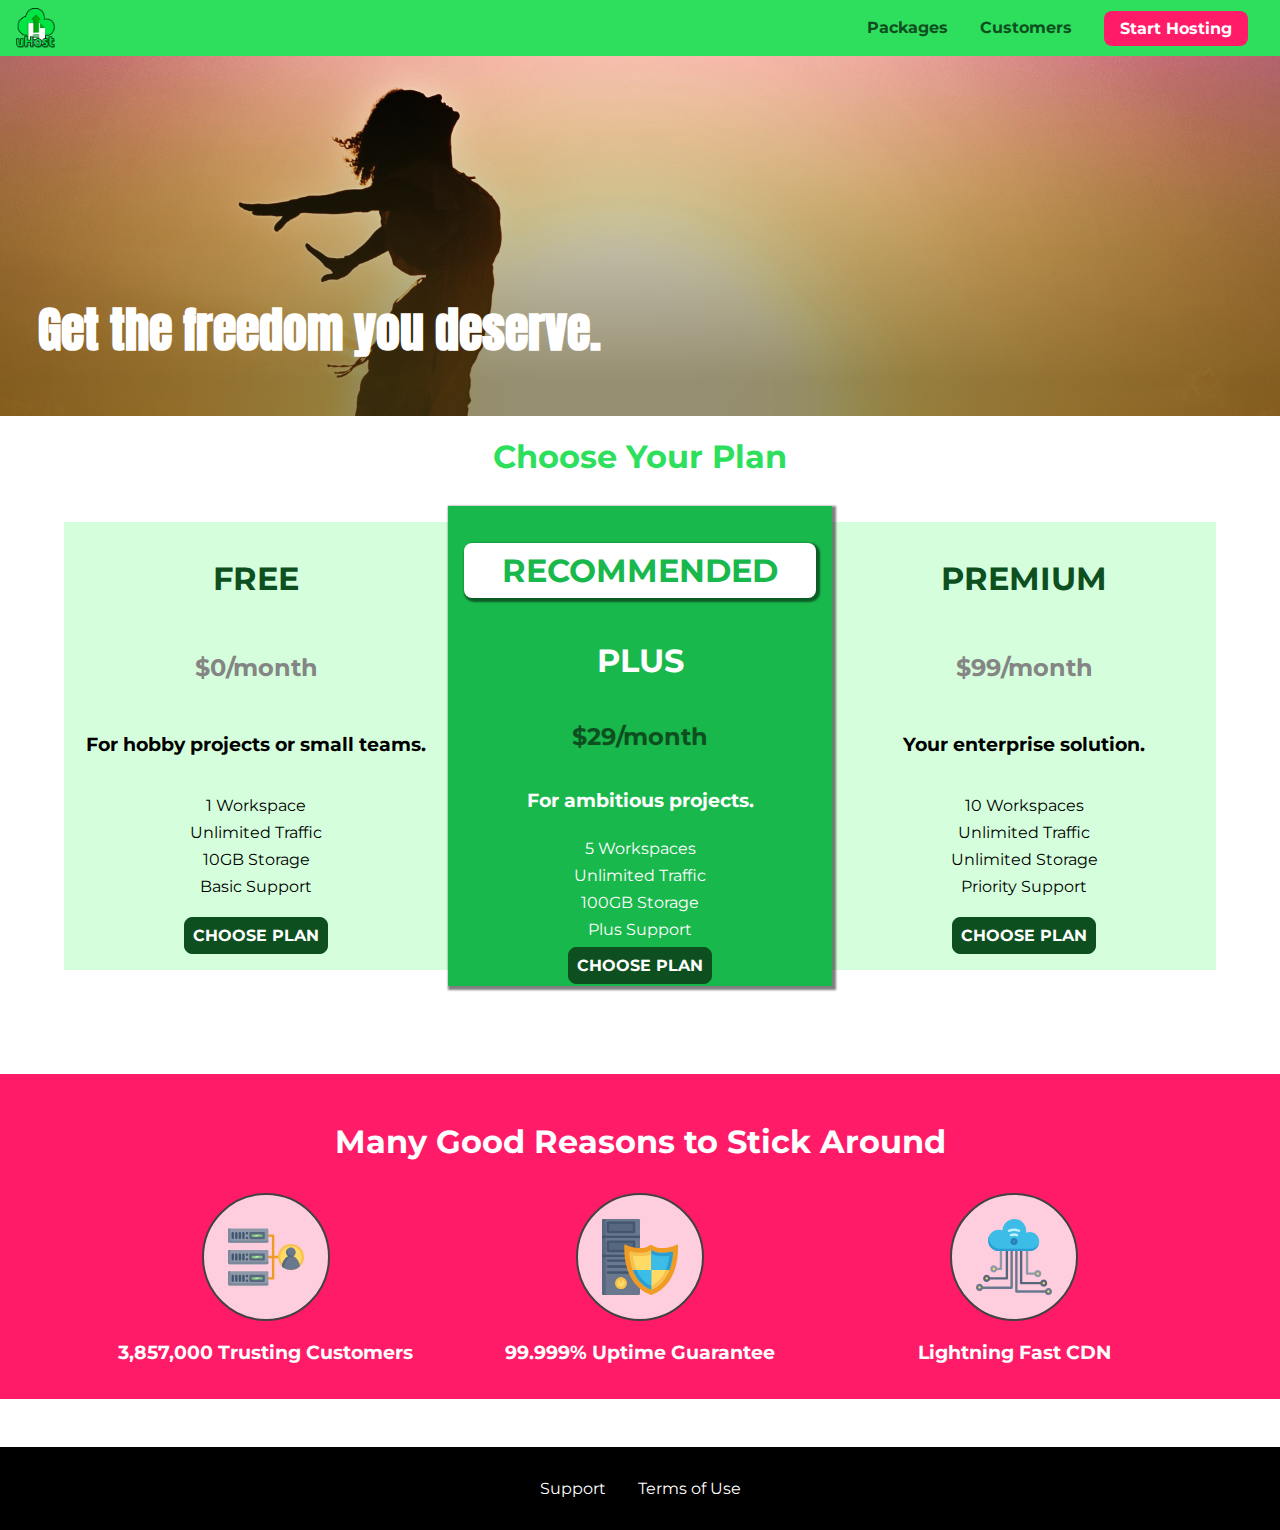
<file: index.html>
<!DOCTYPE html>
<html lang="en">

<head>
    <meta charset="UTF-8">
    <meta http-equiv="X-UA-Compatible" content="ie=edge">
    <meta name="viewport" content="width=device-width, initial-scale=1.0">
    <title>uHost</title>
    <link rel="shortcut icon" href="favicon.png">
    <link rel="stylesheet" href="shared.css">
    <link rel="stylesheet" href="main.css">
</head>

<body>
    <div class="backdrop"></div>
    <div class="modal">
        <h1 class="modal__title">Do you want to continue?</h1>
        <div class="modal__actions">
            <a href="start-hosting/index.html" class="modal__action">Yes!</a>
            <button class="modal__action modal__action--negative" type="button">No!</button>
        </div>
    </div>
    <header class="main-header">
        <div>
            <button class="toggle-button">
                <span class="toggle-button__bar"></span>
                <span class="toggle-button__bar"></span>
                <span class="toggle-button__bar"></span>
            </button>
            <a href="index.html" class="main-header__brand">
                <img src="images/uhost-icon.png" alt="uHost - Your favorite hosting company">
            </a>
        </div>
        <nav class="main-nav">
            <ul class="main-nav__items">
                <li class="main-nav__item">
                    <a href="packages/index.html">Packages</a>
                </li>
                <li class="main-nav__item">
                    <a href="customers/index.html">Customers</a>
                </li>
                <li class="main-nav__item main-nav__item--cta">
                    <a href="start-hosting/index.html">Start Hosting</a>
                </li>
            </ul>
        </nav>
    </header>
    <nav class="mobile-nav">
        <ul class="mobile-nav__items">
            <li class="mobile-nav__item">
                <a href="packages/index.html">Packages</a>
            </li>
            <li class="mobile-nav__item">
                <a href="customers/index.html">Customers</a>
            </li>
            <li class="mobile-nav__item mobile-nav__item--cta">
                <a href="start-hosting/index.html">Start Hosting</a>
            </li>
        </ul>
    </nav>
    <main>
        <section id="product-overview">
            <h1>Get the freedom you deserve.</h1>
        </section>
        <section id="plans">
            <h1 class="section-title">Choose Your Plan</h1>
            <div class="plan__list">
                <article class="plan">
                    <h1 class="plan__title">FREE</h1>
                    <h2 class="plan__price">$0/month</h2>
                    <h3>For hobby projects or small teams.</h3>
                    <ul class="plan__features">
                        <li class="plan__feature">1 Workspace</li>
                        <li class="plan__feature">Unlimited Traffic</li>
                        <li class="plan__feature">10GB Storage</li>
                        <li class="plan__feature">Basic Support</li>
                    </ul>
                    <div>
                        <button class="button">CHOOSE PLAN</button>
                    </div>
                </article>
                <article class="plan plan--highlighted">
                    <h1 class="plan__annotation">RECOMMENDED</h1>
                    <h1 class="plan__title">PLUS</h1>
                    <h2 class="plan__price">$29/month</h2>
                    <h3>For ambitious projects.</h3>
                    <ul class="plan__features">
                        <li class="plan__feature">5 Workspaces</li>
                        <li class="plan__feature">Unlimited Traffic</li>
                        <li class="plan__feature">100GB Storage</li>
                        <li class="plan__feature">Plus Support</li>
                    </ul>
                    <div>
                        <button class="button">CHOOSE PLAN</button>
                    </div>
                </article>
                <article class="plan">
                    <h1 class="plan__title">PREMIUM</h1>
                    <h2 class="plan__price">$99/month</h2>
                    <h3>Your enterprise solution.</h3>
                    <ul class="plan__features">
                        <li class="plan__feature">10 Workspaces</li>
                        <li class="plan__feature">Unlimited Traffic</li>
                        <li class="plan__feature">Unlimited Storage</li>
                        <li class="plan__feature">Priority Support</li>
                    </ul>
                    <div>
                        <button class="button">CHOOSE PLAN</button>
                    </div>
                </article>
            </div>
        </section>
        <section id="key-features">
            <h1 class="section-title">Many Good Reasons to Stick Around</h1>
            <ul class="key-feature__list">
                <li class="key-feature">
                    <div class="key-feature__image">
                        <svg viewBox="0 0 512 512">
                            <path style="fill:#F09B24;" d="M344,248h-32V112c0-4.418-3.582-8-8-8h-40c-4.418,0-8,3.582-8,8s3.582,8,8,8h32v128h-32  c-4.418,0-8,3.582-8,8s3.582,8,8,8h32v128h-32c-4.418,0-8,3.582-8,8s3.582,8,8,8h40c4.418,0,8-3.582,8-8V264h32c4.418,0,8-3.582,8-8  S348.418,248,344,248z"
                            />
                            <path style="fill:#8E9AA9;" d="M264,64H8c-4.418,0-8,3.582-8,8v80c0,4.418,3.582,8,8,8h256c4.418,0,8-3.582,8-8V72  C272,67.582,268.418,64,264,64z"
                            />
                            <path style="fill:#7C899B;" d="M24,144c-4.418,0-8-3.582-8-8V64H8c-4.418,0-8,3.582-8,8v80c0,4.418,3.582,8,8,8h256  c4.418,0,8-3.582,8-8v-8H24z"
                            />
                            <rect x="152" y="96" style="fill:#B8E3A8;" width="88" height="32" />
                            <g>
                                <polygon style="fill:#7EC97D;" points="152,96 152,128 166,128 198,96  " />
                                <polygon style="fill:#7EC97D;" points="220,96 188,128 240,128 240,96  " />
                            </g>
                            <path style="fill:#56677E;" d="M240,136h-88c-4.418,0-8-3.582-8-8V96c0-4.418,3.582-8,8-8h88c4.418,0,8,3.582,8,8v32  C248,132.418,244.418,136,240,136z M160,120h72v-16h-72V120z"
                            />
                            <g>
                                <path style="fill:#435670;" d="M32,136c-4.418,0-8-3.582-8-8V96c0-4.418,3.582-8,8-8s8,3.582,8,8v32C40,132.418,36.418,136,32,136z   "
                                />
                                <path style="fill:#435670;" d="M56,136c-4.418,0-8-3.582-8-8V96c0-4.418,3.582-8,8-8s8,3.582,8,8v32C64,132.418,60.418,136,56,136z   "
                                />
                                <path style="fill:#435670;" d="M80,136c-4.418,0-8-3.582-8-8V96c0-4.418,3.582-8,8-8s8,3.582,8,8v32C88,132.418,84.418,136,80,136z   "
                                />
                                <path style="fill:#435670;" d="M104,136c-4.418,0-8-3.582-8-8V96c0-4.418,3.582-8,8-8s8,3.582,8,8v32   C112,132.418,108.418,136,104,136z"
                                />
                                <path style="fill:#435670;" d="M128,105c-4.418,0-8-3.582-8-8v-1c0-4.418,3.582-8,8-8s8,3.582,8,8v1   C136,101.418,132.418,105,128,105z"
                                />
                                <path style="fill:#435670;" d="M128,136c-4.418,0-8-3.582-8-8v-1c0-4.418,3.582-8,8-8s8,3.582,8,8v1   C136,132.418,132.418,136,128,136z"
                                />
                            </g>
                            <path style="fill:#8E9AA9;" d="M264,208H8c-4.418,0-8,3.582-8,8v80c0,4.418,3.582,8,8,8h256c4.418,0,8-3.582,8-8v-80  C272,211.582,268.418,208,264,208z"
                            />
                            <path style="fill:#7C899B;" d="M24,288c-4.418,0-8-3.582-8-8v-72H8c-4.418,0-8,3.582-8,8v80c0,4.418,3.582,8,8,8h256  c4.418,0,8-3.582,8-8v-8H24z"
                            />
                            <rect x="152" y="240" style="fill:#B8E3A8;" width="88" height="32" />
                            <g>
                                <polygon style="fill:#7EC97D;" points="152,240 152,272 166,272 198,240  " />
                                <polygon style="fill:#7EC97D;" points="220,240 188,272 240,272 240,240  " />
                            </g>
                            <path style="fill:#56677E;" d="M240,280h-88c-4.418,0-8-3.582-8-8v-32c0-4.418,3.582-8,8-8h88c4.418,0,8,3.582,8,8v32  C248,276.418,244.418,280,240,280z M160,264h72v-16h-72V264z"
                            />
                            <g>
                                <path style="fill:#435670;" d="M32,280c-4.418,0-8-3.582-8-8v-32c0-4.418,3.582-8,8-8s8,3.582,8,8v32C40,276.418,36.418,280,32,280   z"
                                />
                                <path style="fill:#435670;" d="M56,280c-4.418,0-8-3.582-8-8v-32c0-4.418,3.582-8,8-8s8,3.582,8,8v32C64,276.418,60.418,280,56,280   z"
                                />
                                <path style="fill:#435670;" d="M80,280c-4.418,0-8-3.582-8-8v-32c0-4.418,3.582-8,8-8s8,3.582,8,8v32C88,276.418,84.418,280,80,280   z"
                                />
                                <path style="fill:#435670;" d="M104,280c-4.418,0-8-3.582-8-8v-32c0-4.418,3.582-8,8-8s8,3.582,8,8v32   C112,276.418,108.418,280,104,280z"
                                />
                                <path style="fill:#435670;" d="M128,249c-4.418,0-8-3.582-8-8v-1c0-4.418,3.582-8,8-8s8,3.582,8,8v1   C136,245.418,132.418,249,128,249z"
                                />
                                <path style="fill:#435670;" d="M128,280c-4.418,0-8-3.582-8-8v-1c0-4.418,3.582-8,8-8s8,3.582,8,8v1   C136,276.418,132.418,280,128,280z"
                                />
                            </g>
                            <path style="fill:#8E9AA9;" d="M264,352H8c-4.418,0-8,3.582-8,8v80c0,4.418,3.582,8,8,8h256c4.418,0,8-3.582,8-8v-80  C272,355.582,268.418,352,264,352z"
                            />
                            <path style="fill:#7C899B;" d="M24,432c-4.418,0-8-3.582-8-8v-72H8c-4.418,0-8,3.582-8,8v80c0,4.418,3.582,8,8,8h256  c4.418,0,8-3.582,8-8v-8H24z"
                            />
                            <rect x="152" y="384" style="fill:#B8E3A8;" width="88" height="32" />
                            <g>
                                <polygon style="fill:#7EC97D;" points="152,384 152,416 166,416 198,384  " />
                                <polygon style="fill:#7EC97D;" points="220,384 188,416 240,416 240,384  " />
                            </g>
                            <path style="fill:#56677E;" d="M240,424h-88c-4.418,0-8-3.582-8-8v-32c0-4.418,3.582-8,8-8h88c4.418,0,8,3.582,8,8v32  C248,420.418,244.418,424,240,424z M160,408h72v-16h-72V408z"
                            />
                            <g>
                                <path style="fill:#435670;" d="M32,424c-4.418,0-8-3.582-8-8v-32c0-4.418,3.582-8,8-8s8,3.582,8,8v32C40,420.418,36.418,424,32,424   z"
                                />
                                <path style="fill:#435670;" d="M56,424c-4.418,0-8-3.582-8-8v-32c0-4.418,3.582-8,8-8s8,3.582,8,8v32C64,420.418,60.418,424,56,424   z"
                                />
                                <path style="fill:#435670;" d="M80,424c-4.418,0-8-3.582-8-8v-32c0-4.418,3.582-8,8-8s8,3.582,8,8v32C88,420.418,84.418,424,80,424   z"
                                />
                                <path style="fill:#435670;" d="M104,424c-4.418,0-8-3.582-8-8v-32c0-4.418,3.582-8,8-8s8,3.582,8,8v32   C112,420.418,108.418,424,104,424z"
                                />
                                <path style="fill:#435670;" d="M128,393c-4.418,0-8-3.582-8-8v-1c0-4.418,3.582-8,8-8s8,3.582,8,8v1   C136,389.418,132.418,393,128,393z"
                                />
                                <path style="fill:#435670;" d="M128,424c-4.418,0-8-3.582-8-8v-1c0-4.418,3.582-8,8-8s8,3.582,8,8v1   C136,420.418,132.418,424,128,424z"
                                />
                            </g>
                            <path style="fill:#F7C14D;" d="M424,168c-48.523,0-88,39.477-88,88s39.477,88,88,88s88-39.477,88-88S472.523,168,424,168z" />
                            <path style="fill:#FFDB66;" d="M424,184c-39.701,0-72,32.299-72,72s32.299,72,72,72s72-32.299,72-72S463.701,184,424,184z" />
                            <path style="fill:#69788D;" d="M484.893,314.16C476.393,274.588,451.922,248,424,248s-52.393,26.588-60.893,66.16  c-0.605,2.82,0.354,5.749,2.511,7.664C381.731,336.124,402.465,344,424,344s42.269-7.876,58.381-22.176  C484.539,319.909,485.498,316.98,484.893,314.16z"
                            />
                            <path style="fill:#56677E;" d="M434.053,249.171C430.768,248.403,427.411,248,424,248c-27.922,0-52.393,26.588-60.893,66.16  c-0.605,2.82,0.354,5.749,2.511,7.664c3.383,3.002,6.979,5.703,10.734,8.125C384.904,286.243,407.373,255.378,434.053,249.171z"
                            />
                            <path style="fill:#69788D;" d="M424,192c-17.645,0-32,14.355-32,32s14.355,32,32,32s32-14.355,32-32S441.645,192,424,192z" />
                            <path style="fill:#56677E;" d="M432,248c-17.645,0-32-14.355-32-32c0-6.783,2.128-13.076,5.742-18.258  C397.444,203.53,392,213.138,392,224c0,17.645,14.355,32,32,32c10.862,0,20.471-5.444,26.258-13.742  C445.076,245.872,438.783,248,432,248z"
                            />

                        </svg>
                    </div>
                    <p class="key-feature__description">3,857,000 Trusting Customers</p>
                </li>
                <li class="key-feature">
                    <div class="key-feature__image">
                        <svg viewBox="0 0 512 512">
                            <path style="fill:#69788D;" d="M248,0H8C3.582,0,0,3.582,0,8v496c0,4.418,3.582,8,8,8h240c4.418,0,8-3.582,8-8V8  C256,3.582,252.418,0,248,0z"
                            />
                            <path style="fill:#56677E;" d="M24,504V8c0-4.418,3.582-8,8-8H8C3.582,0,0,3.582,0,8v496c0,4.418,3.582,8,8,8h24  C27.582,512,24,508.418,24,504z"
                            />
                            <g>
                                <rect x="0" y="112" style="fill:#435670;" width="256" height="16" />
                                <rect x="0" y="240" style="fill:#435670;" width="256" height="16" />
                            </g>
                            <path style="fill:#F7C14D;" d="M128,392c-22.056,0-40,17.944-40,40s17.944,40,40,40s40-17.944,40-40S150.056,392,128,392z" />
                            <path style="fill:#FFDB66;" d="M128,408c-13.233,0-24,10.767-24,24s10.767,24,24,24s24-10.767,24-24S141.233,408,128,408z" />
                            <path style="fill:#F7C14D;" d="M128,392c-2.739,0-5.414,0.278-8,0.805V424c0,4.418,3.582,8,8,8c4.418,0,8-3.582,8-8v-31.195  C133.414,392.278,130.739,392,128,392z"
                            />
                            <g>
                                <path style="fill:#435670;" d="M216,288H40c-4.418,0-8-3.582-8-8s3.582-8,8-8h176c4.418,0,8,3.582,8,8S220.418,288,216,288z"
                                />
                                <path style="fill:#435670;" d="M216,328H40c-4.418,0-8-3.582-8-8s3.582-8,8-8h176c4.418,0,8,3.582,8,8S220.418,328,216,328z"
                                />
                                <path style="fill:#435670;" d="M216,368H40c-4.418,0-8-3.582-8-8s3.582-8,8-8h176c4.418,0,8,3.582,8,8S220.418,368,216,368z"
                                />
                                <path style="fill:#435670;" d="M216,16H40c-4.418,0-8,3.582-8,8v64c0,4.418,3.582,8,8,8h176c4.418,0,8-3.582,8-8V24   C224,19.582,220.418,16,216,16z"
                                />
                            </g>
                            <rect x="48" y="32" style="fill:#56677E;" width="160" height="48" />
                            <path style="fill:#435670;" d="M216,144H40c-4.418,0-8,3.582-8,8v64c0,4.418,3.582,8,8,8h176c4.418,0,8-3.582,8-8v-64  C224,147.582,220.418,144,216,144z"
                            />
                            <rect x="48" y="160" style="fill:#56677E;" width="160" height="48" />
                            <path style="fill:#F09B24;" d="M511.747,180.237c-0.194-6.537-8.107-10.107-13.135-5.894c-5.6,4.693-42.904,21.282-98.514,21.282  c-33.45,0-64.625-20.999-64.929-21.206c-2.9-1.991-6.764-1.85-9.512,0.346c-2.677,2.135-27.201,20.86-63.793,20.86  c-55.607,0-92.914-16.589-98.515-21.282c-5.028-4.211-12.941-0.645-13.135,5.894c-1.634,54.834,4.655,105.941,18.693,151.903  c12.096,39.604,29.759,74.047,52.497,102.373c27.538,34.304,62.743,59.882,104.66,76.045c3.069,1.918,6.757,1.921,9.83,0  c41.917-16.163,77.122-41.741,104.66-76.045c22.738-28.326,40.401-62.77,52.497-102.373  C507.092,286.179,513.381,235.071,511.747,180.237z"
                            />
                            <path style="fill:#F7C14D;" d="M476.21,221.226c-1.953-1.631-4.568-2.235-7.036-1.628c-21.686,5.327-44.926,8.028-69.075,8.028  c-25.926,0-49.633-8.975-64.955-16.504c-2.307-1.134-5.016-1.091-7.284,0.116c-14.059,7.477-36.919,16.388-65.994,16.388  c-24.153,0-47.394-2.701-69.075-8.028c-5.155-1.268-10.221,2.966-9.894,8.261c2.077,33.693,7.668,65.635,16.616,94.935  c22.774,74.565,66.139,126.334,128.888,153.868c2.032,0.891,4.397,0.891,6.43,0c61.777-27.107,104.716-78.876,127.62-153.868  c8.948-29.3,14.539-61.241,16.616-94.935C479.224,225.319,478.163,222.856,476.21,221.226z"
                            />
                            <path style="fill:#FFDB66;" d="M331.609,451.727c-52.604-25.289-89.304-70.987-109.144-135.944  c-6.532-21.39-11.162-44.336-13.82-68.447c17.133,2.852,34.952,4.291,53.22,4.291c29.394,0,53.376-7.793,69.978-15.561  c17.44,7.736,41.656,15.561,68.256,15.561c18.267,0,36.085-1.439,53.219-4.291c-2.659,24.112-7.288,47.06-13.82,68.448  C419.545,381.108,383.27,426.805,331.609,451.727z"
                            />
                            <g>
                                <path style="fill:#2C9DD4;" d="M479.066,227.858c0.157-2.539-0.903-5.002-2.856-6.633s-4.568-2.235-7.036-1.628   c-21.686,5.327-44.926,8.028-69.075,8.028c-25.926,0-49.633-8.975-64.955-16.504c-1.057-0.52-2.2-0.78-3.345-0.806l-0.072,133.351   h123.601c2.556-6.746,4.933-13.702,7.123-20.874C471.398,293.493,476.989,261.552,479.066,227.858z"
                                />
                                <path style="fill:#2C9DD4;" d="M206.658,343.667c24.153,63.42,65.028,108.108,121.743,132.995c1.031,0.452,2.147,0.673,3.263,0.666   l0.063-133.661H206.658z"
                                />
                            </g>
                            <g>
                                <path style="fill:#3CBDE8;" d="M439.497,315.783c6.532-21.389,11.161-44.336,13.82-68.448c-17.134,2.852-34.952,4.291-53.219,4.291   c-26.6,0-50.815-7.824-68.256-15.561l-0.116,107.601h97.758C433.179,334.807,436.524,325.518,439.497,315.783z"
                                />
                                <path style="fill:#3CBDE8;" d="M232.523,343.667c21.144,50.298,54.363,86.56,99.087,108.06l0.117-108.06H232.523z" />
                            </g>
                        </svg>
                    </div>
                    <p class="key-feature__description">99.999% Uptime Guarantee</p>
                </li>
                <li class="key-feature">
                    <div class="key-feature__image">
                        <svg viewBox="0 0 512 512">
                            <path style="fill:#8E9AA9;" d="M168,200c-4.418,0-8,3.582-8,8v120h-17.376c-3.302-9.311-12.194-16-22.624-16  c-13.234,0-24,10.767-24,24s10.766,24,24,24c10.429,0,19.321-6.689,22.624-16H168c4.418,0,8-3.582,8-8V208  C176,203.582,172.418,200,168,200z"
                            />
                            <path style="fill:#FFDB66;" d="M120,328c-4.411,0-8,3.589-8,8s3.589,8,8,8s8-3.589,8-8S124.411,328,120,328z" />
                            <path style="fill:#56677E;" d="M208,200c-4.418,0-8,3.582-8,8v184H94.624C91.322,382.689,82.43,376,72,376  c-13.234,0-24,10.767-24,24s10.766,24,24,24c10.429,0,19.321-6.689,22.624-16H208c4.418,0,8-3.582,8-8V208  C216,203.582,212.418,200,208,200z"
                            />
                            <path style="fill:#FFDB66;" d="M72,392c-4.411,0-8,3.589-8,8s3.589,8,8,8s8-3.589,8-8S76.411,392,72,392z" />
                            <path style="fill:#69788D;" d="M240,208c-4.418,0-8,3.582-8,8v239H47.24c-2.671-10.34-12.078-18-23.24-18c-13.234,0-24,10.767-24,24  s10.766,24,24,24c9.666,0,18.009-5.747,21.809-14H240c4.418,0,8-3.582,8-8V216C248,211.582,244.418,208,240,208z"
                            />
                            <path style="fill:#FFDB66;" d="M24,453c-4.411,0-8,3.589-8,8s3.589,8,8,8s8-3.589,8-8S28.411,453,24,453z" />
                            <path style="fill:#69788D;" d="M488,464c-10.429,0-19.321,6.689-22.624,16H280V208c0-4.418-3.582-8-8-8s-8,3.582-8,8v280  c0,4.418,3.582,8,8,8h193.376c3.302,9.311,12.194,16,22.624,16c13.234,0,24-10.767,24-24S501.234,464,488,464z"
                            />
                            <path style="fill:#FFDB66;" d="M488,480c-4.411,0-8,3.589-8,8s3.589,8,8,8s8-3.589,8-8S492.411,480,488,480z" />
                            <path style="fill:#56677E;" d="M456,408c-10.429,0-19.321,6.689-22.624,16H312V208c0-4.418-3.582-8-8-8s-8,3.582-8,8v224  c0,4.418,3.582,8,8,8h129.376c3.302,9.311,12.194,16,22.624,16c13.234,0,24-10.767,24-24S469.234,408,456,408z"
                            />
                            <path style="fill:#FFDB66;" d="M456,424c-4.411,0-8,3.589-8,8s3.589,8,8,8s8-3.589,8-8S460.411,424,456,424z" />
                            <path style="fill:#8E9AA9;" d="M416,344c-10.429,0-19.321,6.689-22.624,16H352V208c0-4.418-3.582-8-8-8s-8,3.582-8,8v160  c0,4.418,3.582,8,8,8h49.376c3.302,9.311,12.194,16,22.624,16c13.234,0,24-10.767,24-24S429.234,344,416,344z"
                            />
                            <path style="fill:#FFDB66;" d="M416,360c-4.411,0-8,3.589-8,8s3.589,8,8,8s8-3.589,8-8S420.411,360,416,360z" />
                            <path style="fill:#3CBDE8;" d="M362,88c-8.741,0-17.231,1.751-25.06,5.085C337.646,88.797,338,84.43,338,80  c0-44.112-35.888-80-80-80c-42.823,0-77.895,33.816-79.909,76.149C170.393,73.415,162.244,72,154,72c-39.701,0-72,32.299-72,72  s32.299,72,72,72h208c35.29,0,64-28.71,64-64S397.29,88,362,88z"
                            />
                            <path style="fill:#2C9DD4;" d="M368,200H160c-39.701,0-72-32.299-72-72c0-5.863,0.721-11.559,2.05-17.019  C84.918,120.88,82,132.102,82,144c0,39.701,32.299,72,72,72h208c30.389,0,55.88-21.296,62.379-49.743  C413.565,186.327,392.352,200,368,200z"
                            />
                            <path style="fill:#2A7DB5;" d="M256,128c-13.234,0-24,10.767-24,24s10.766,24,24,24c13.233,0,24-10.767,24-24S269.233,128,256,128z"
                            />
                            <path style="fill:#2C9DD4;" d="M256,144c-4.411,0-8,3.589-8,8s3.589,8,8,8c4.411,0,8-3.589,8-8S260.411,144,256,144z" />
                            <g>
                                <path style="fill:#C5F1FA;" d="M221.755,87.695c-2.994,0-5.864-1.688-7.233-4.572c-1.894-3.991-0.194-8.763,3.798-10.657   C230.157,66.849,242.834,64,256,64c13.166,0,25.844,2.849,37.68,8.466c3.992,1.895,5.692,6.666,3.798,10.657   s-6.666,5.692-10.657,3.798C277.144,82.328,266.774,80,256,80c-10.774,0-21.144,2.328-30.821,6.921   C224.072,87.446,222.904,87.695,221.755,87.695z"
                                />
                                <path style="fill:#C5F1FA;" d="M276.545,116.618c-1.148,0-2.316-0.249-3.424-0.774C267.745,113.293,261.985,112,256,112   c-5.985,0-11.745,1.293-17.121,3.844c-3.991,1.895-8.763,0.192-10.657-3.798c-1.894-3.992-0.193-8.764,3.798-10.657   C239.557,97.813,247.625,96,256,96c8.376,0,16.444,1.813,23.98,5.389c3.991,1.894,5.692,6.665,3.798,10.657   C282.41,114.93,279.539,116.618,276.545,116.618z"
                                />
                            </g>

                        </svg>
                    </div>
                    <p class="key-feature__description">Lightning Fast CDN</p>
                </li>
            </ul>
        </section>
    </main>
    <footer class="main-footer">
        <nav>
            <ul class="main-footer__links">
                <li class="main-footer__link">
                    <a href="#">Support</a>
                </li>
                <li class="main-footer__link">
                    <a href="#">Terms of Use</a>
                </li>
            </ul>
        </nav>
    </footer>
    <script src="shared.js"></script>
</body>

</html>
</file>
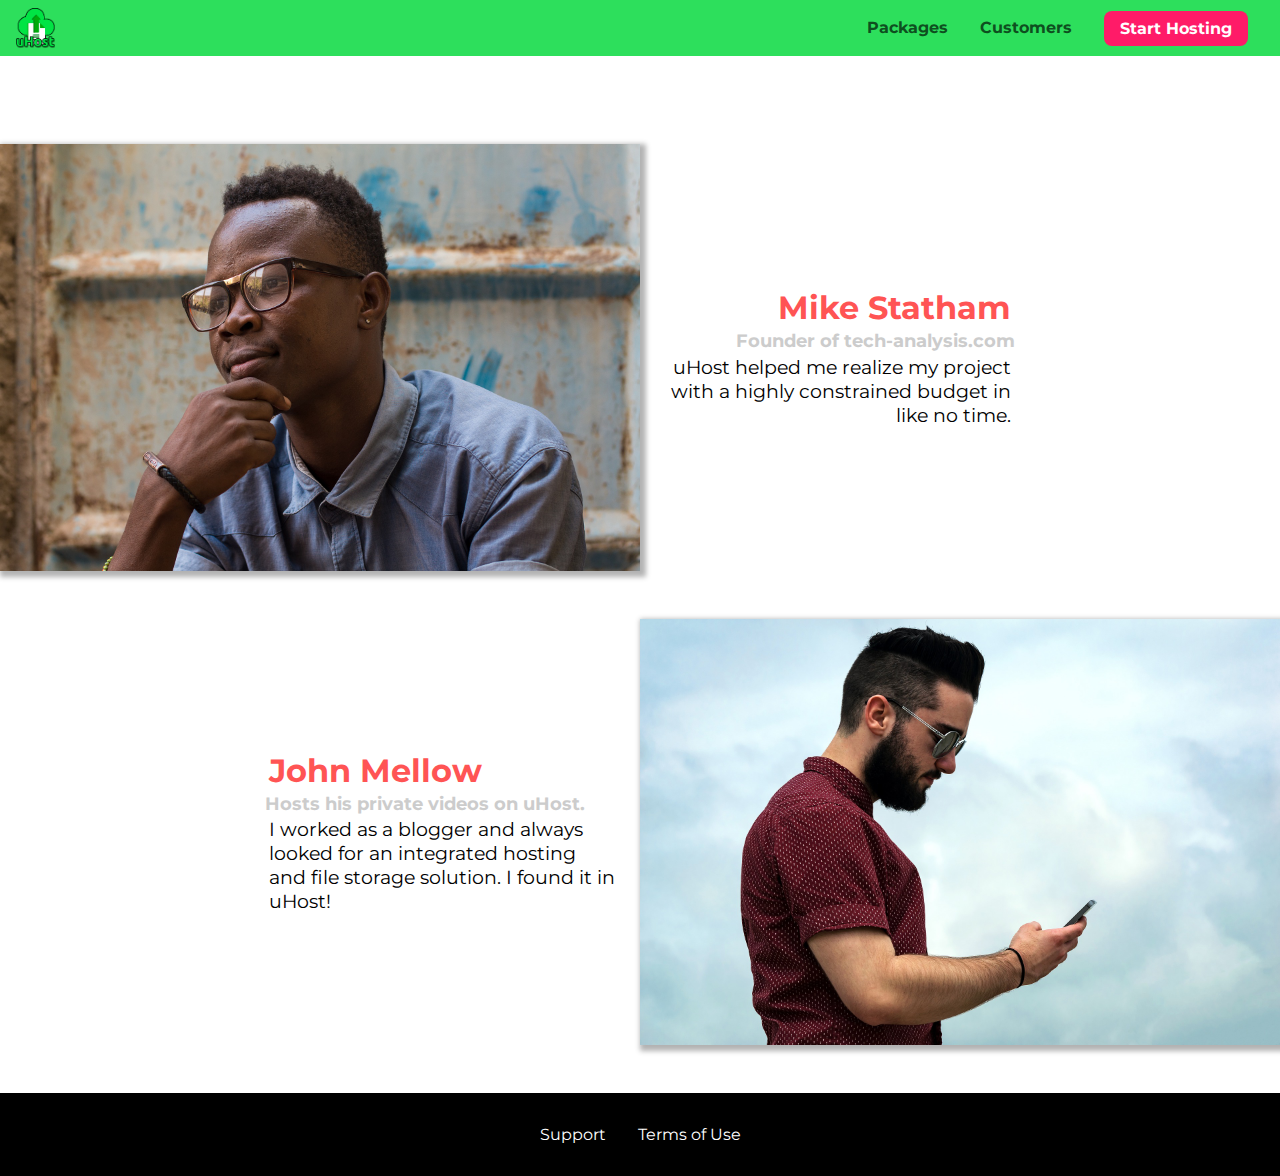
<file: customers/index.html>
<!DOCTYPE html>
<html lang="en">

<head>
    <meta charset="UTF-8">
    <meta name="viewport" content="width=device-width, initial-scale=1.0">
    <meta http-equiv="X-UA-Compatible" content="ie=edge">
    <title>uHost Customers</title>
    <link rel="shortcut icon" href="../favicon.png">
    <link rel="stylesheet" href="../shared.css">
    <link rel="stylesheet" href="customers.css">
</head>

<body>
    <div class="backdrop"></div>
    <header class="main-header">
        <div>
            <button class="toggle-button">
                <span class="toggle-button__bar"></span>
                <span class="toggle-button__bar"></span>
                <span class="toggle-button__bar"></span>
            </button>
            <a href="../index.html" class="main-header__brand">
                <img src="../images/uhost-icon.png" alt="uHost - Your favorite hosting company">
            </a>
        </div>
        <nav class="main-nav">
            <ul class="main-nav__items">
                <li class="main-nav__item">
                    <a href="../packages/index.html">Packages</a>
                </li>
                <li class="main-nav__item">
                    <a href="index.html">Customers</a>
                </li>
                <li class="main-nav__item main-nav__item--cta">
                    <a href="../start-hosting/index.html">Start Hosting</a>
                </li>
            </ul>
        </nav>
    </header>
    <nav class="mobile-nav">
        <ul class="mobile-nav__items">
            <li class="mobile-nav__item">
                <a href="../packages/index.html">Packages</a>
            </li>
            <li class="mobile-nav__item">
                <a href="index.html">Customers</a>
            </li>
            <li class="mobile-nav__item mobile-nav__item--cta">
                <a href="../start-hosting/index.html">Start Hosting</a>
            </li>
        </ul>
    </nav>
    <main>
        <div>
            <div class="testimonial" id="customer-1">
                <div class="testimonial__image-container">
                    <img src="../images/customer-1.jpg" alt="Mike Statham - Customer" class="testimonial__image">
                </div>
                <div class="testimonial__info">
                    <h1 class="testimonial__name">Mike Statham</h1>
                    <h2 class="testimonial__subtitle">Founder of
                        <a href="tech-analysis.com">tech-analysis.com</a>
                    </h2>
                    <p class="testimonial__text">uHost helped me realize my project with a highly constrained budget in like no time.</p>
                </div>
            </div>
            <div class="testimonial" id="customer-2">

                <div class="testimonial__info">
                    <h1 class="testimonial__name">John Mellow</h1>
                    <h2 class="testimonial__subtitle">Hosts his private videos on uHost.
                    </h2>
                    <p class="testimonial__text">I worked as a blogger and always looked for an integrated hosting and file storage solution. I found
                        it in uHost!
                    </p>
                </div>
                <div class="testimonial__image-container">
                    <img src="../images/customer-2.jpg" alt="John Mellow - Customer" class="testimonial__image">
                </div>
            </div>
        </div>
    </main>
    <footer class="main-footer">
        <nav>
            <ul class="main-footer__links">
                <li class="main-footer__link">
                    <a href="#">Support</a>
                </li>
                <li class="main-footer__link">
                    <a href="#">Terms of Use</a>
                </li>
            </ul>
        </nav>
    </footer>
    <script src="../shared.js"></script>
</body>

</html>
</file>
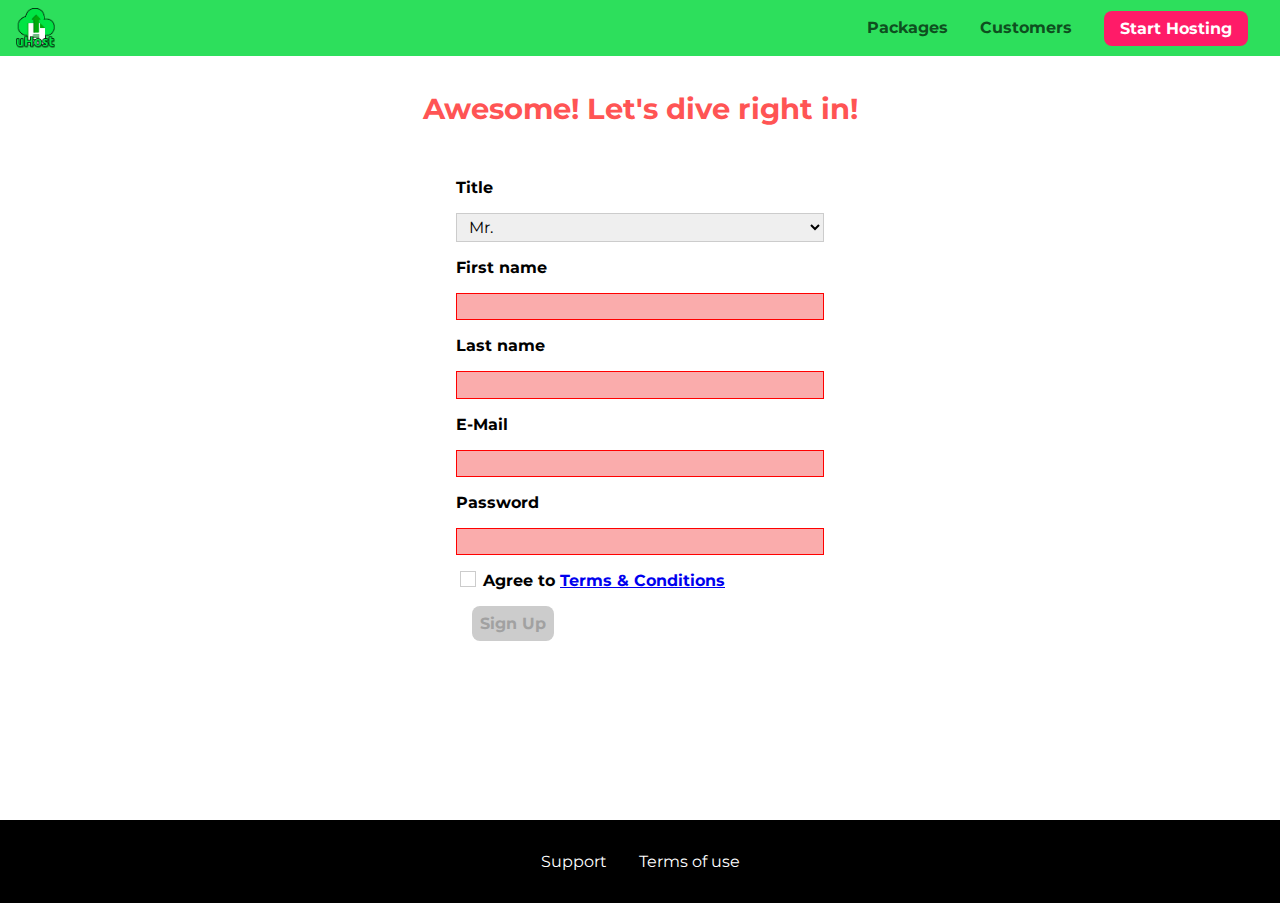
<file: start-hosting/index.html>
<!DOCTYPE html>
<html lang="en">

<head>
    <meta charset="UTF-8">
    <meta name="viewport" content="width=device-width, initial-scale=1.0">
    <meta http-equiv="X-UA-Compatible" content="ie=edge">
    <title>uHost Signup</title>
    <link rel="shortcut icon" href="../favicon.png">
    <link rel="stylesheet" href="../shared.css">
    <link rel="stylesheet" href="start-hosting.css">
</head>

<body>
    <div class="backdrop"></div>
    <header class="main-header">
        <div>
            <button class="toggle-button">
                <span class="toggle-button__bar"></span>
                <span class="toggle-button__bar"></span>
                <span class="toggle-button__bar"></span>
            </button>
            <a href="../index.html" class="main-header__brand">
                <img src="../images/uhost-icon.png" alt="uHost - Your favorite hosting company">
            </a>
        </div>
        <nav class="main-nav">
            <ul class="main-nav__items">
                <li class="main-nav__item">
                    <a href="../packages/index.html">Packages</a>
                </li>
                <li class="main-nav__item">
                    <a href="../customers/index.html">Customers</a>
                </li>
                <li class="main-nav__item main-nav__item--cta">
                    <a href="index.html">Start Hosting</a>
                </li>
            </ul>
        </nav>
    </header>
    <nav class="mobile-nav">
        <ul class="mobile-nav__items">
            <li class="mobile-nav__item">
                <a href="../packages/index.html">Packages</a>
            </li>
            <li class="mobile-nav__item">
                <a href="../customers/index.html">Customers</a>
            </li>
            <li class="mobile-nav__item mobile-nav__item--cta">
                <a href="index.html">Start Hosting</a>
            </li>
        </ul>
    </nav>
    <main class="signup-page">
        <h1 class="signup-title">Awesome! Let's dive right in!</h1>
        <form action="index.html" class="signup-form">
            <label for="title">Title</label>
            <select id="title">
                <option value="mr">Mr.</option>
                <option value="ms">Ms.</option>
            </select>
            <label for="first-name">First name</label>
            <input type="text" id="first-name" required>
            <label for="last-name">Last name</label>
            <input type="text" id="last-name" required>
            <label for="email">E-Mail</label>
            <input type="email" id="email" required>
            <label for="password">Password</label>
            <input type="password" id="password" required>
            <input type="checkbox" id="agree-terms">
            <label for="agree-terms">Agree to
                <a href="#">Terms &amp; Conditions</a>
            </label>
            <button type="submit" class="button" disabled>Sign Up</button>
        </form>
    </main>
    <footer class="main-footer">
      <ul class="main-footer__links">
          <li class="main-footer__link">
              <a href="#">Support</a>
          </li>
          <li class="main-footer__link">
              <a href="#">Terms of use</a>
          </li>
      </ul>
  </footer>    <script src="../shared.js"></script>
</body>

</html>
</file>
<file: shared.css>
@import url('https://fonts.googleapis.com/css?family=Montserrat:400,700');
@import url('https://fonts.googleapis.com/css?family=Anton');
@import url('https://fonts.googleapis.com/css?family=Roboto:100,400,900');

* {
  box-sizing: border-box;
}

body {
  font-family: "Montserrat", sans-serif;
  margin: 0;
}

main {
  min-height: calc(100vh - 3.5rem - 8rem);
  margin-top: 3.5rem;
}

.backdrop {
  position: fixed;
  display: none;
  top: 0;
  left: 0;
  z-index: 100;
  width: 100vw;
  height: 100vh;
  background: rgba(0, 0, 0, 0.5);
}

.main-header {
  width: 100%;
  position: fixed;
  top: 0;
  left: 0;
  background: #2ddf5c;
  padding: 0.5rem 1rem;
  z-index: 3;
  display: flex;
  justify-content: space-between;
  align-items: center;
}

.toggle-button {
  width: 3rem;
  background: transparent;
  border: none;
  cursor: pointer;
  padding-top: 0;
  padding-bottom: 0;
  vertical-align: middle;
}

.toggle-button:focus {
  outline: none;
}

.toggle-button__bar {
  width: 100%;
  height: 0.2rem;
  background: black;
  display: flex;
  flex-direction: column;
  margin: 0.6rem 0;
}

.main-header__brand {
  color: #0e4f1f;
  text-decoration: none;
  font-weight: bold;
  /* width: 20px; */
}

.main-header__brand img {
  height: 2.5rem;
  vertical-align: middle;
  /* width: 100%; */
}

.main-nav {
  display: none;
}

.main-nav__items {
  margin: 0;
  padding: 0;
  list-style: none;
  display: flex;
}

.main-nav__item {
  margin: 0 1rem;
}

.main-nav__item a,
.mobile-nav__item a {
  text-decoration: none;
  color: #0e4f1f;
  font-weight: bold;
  padding: 0.2rem 0;
}

.main-nav__item a:hover,
.main-nav__item a:active {
  color: white;
  border-bottom: 5px solid white;
}

.main-nav__item--cta a,
.mobile-nav__item--cta a {
  color: white;
  background: #ff1b68;
  padding: 0.5rem 1rem;
  border-radius: 8px;
}

.main-nav__item--cta a:hover,
.main-nav__item--cta a:active,
.mobile-nav__item--cta a:hover,
.mobile-nav__item--cta a:active {
  color: #ff1b68;
  background: white;
  border: none;
}

@media (min-width: 40rem) {
  .toggle-button {
    display: none;
  }

  .main-nav {
    display: flex;
  }
}

.main-footer {
  background: black;
  padding: 2rem;
  margin-top: 3rem;
}

.main-footer__links {
  list-style: none;
  margin: 0;
  padding: 0;
  display: flex;
  flex-direction: column;
  align-items: center;
  justify-content: center;
}

.main-footer__link {
  margin: 0.5rem 0;
}

.main-footer__link a {
  color: white;
  text-decoration: none;
}

.main-footer__link a:hover,
.main-footer__link a:active {
  color: #ccc;
}

.mobile-nav {
  display: none;
  position: fixed;
  z-index: 101;
  top: 0;
  left: 0;
  background: white;
  width: 80%;
  height: 100vh;
}

.mobile-nav__items {
  width: 90%;
  height: 100%;
  list-style: none;
  margin: 0 auto;
  padding: 0;
  display: flex;
  flex-direction: column;
  align-items: center;
  justify-content: center;
}

.mobile-nav__item {
  margin: 1rem 0;
}

.mobile-nav__item a {
  font-size: 1.5rem;
}

.button {
  background: #0e4f1f;
  color: white;
  font: inherit;
  border: 1.5px solid #0e4f1f;
  padding: 0.5rem;
  border-radius: 8px;
  font-weight: bold;
  cursor: pointer;
}

.button:hover,
.button:active {
  background: white;
  color: #0e4f1f;
}

.button:focus {
  outline: none;
}

.button[disabled] {
  cursor: not-allowed;
  border: #a1a1a1;
  background-color: #ccc;
  color: #a1a1a1;
}

.open {
    display: block !important;
}

@media (min-width: 40rem) {
  .main-footer__links {
    list-style: none;
    margin: 0;
    padding: 0;
    display: flex;
    flex-direction: row;
    align-items: center;
    justify-content: center;
  }
  .main-footer__link {
    margin: 0 1rem;
  }
}
</file>
<file: main.css>
#product-overview {
  background: linear-gradient(to top, rgba(80, 68, 18, 0.6) 10%, transparent),
    url("images/freedom.jpg") center/cover no-repeat border-box,
    #ff1b68;
  /* background-image: url("freedom.jpg");
    background-size: cover;
    background-position: left 10% bottom 20%; */
  /* background-repeat: no-repeat;
    background-origin: border-box;
    background-clip: border-box; */
  /* background-image: linear-gradient(180deg, red 70%, blue 60%, rgba(0,0,0,0.5)); */
  /* background-image: radial-gradient(ellipse farthest-corner at 20% 50%, red, blue 70%, green); */
  width: 100vw;
  height: 33vh;
  /* border: 5px dashed red; */
  position: relative;
}

#product-overview h1 {
  color: white;
  font-family: "Anton", sans-serif;
  position: absolute;
  bottom: 5%;
  left: 3%;
  font-size: 1.6rem;
}

@media (min-width: 40rem) and (min-height: 40rem) {
  #product-overview {
    height: 40vh;
    background-position: 50% 25%;
  }

  #product-overview h1 {
    font-size: 3rem;
  }
}

.section-title {
  color: #2ddf5c;
  text-align: center;
}

.plan {
  background: #d5ffdc;
  text-align: center;
  padding: 1rem;
  margin: 0.5rem 0;
  width: 100%;
}

.plan--highlighted {
  background: #19b84c;
  color: white;
}

.plan__annotation {
  background: white;
  color: #19b84c;
  padding: 0.5rem;
  box-shadow: 2px 2px 2px 2px rgba(0, 0, 0, 0.5);
  border-radius: 8px;
}

.plan__title {
  color: #0e4f1f;
}

.plan__price {
  color: #858585;
}

.plan--highlighted .plan__title {
  color: white;
}

.plan--highlighted .plan__price {
  color: #0e4f1f;
}

.plan__features {
  list-style: none;
  margin: 0;
  padding: 0;
}

.plan__feature {
  margin: 0.5rem 0;
}

@media (min-width: 40rem) {
  .plan__list { 
    width: 100%;
    display: flex;
    align-items: center;
    justify-content: center;
  }

  .plan {
    display: flex;
    flex-direction: column;
    justify-content: space-between;
    width: 30%;
    min-width: 13rem;
    max-width: 25rem;
    height: 28rem;
  }

  .plan--highlighted {
    height: 30rem;
    z-index: 2;
    box-shadow: 2px 2px 2px 2px rgba(0, 0, 0, 0.5);
  }
}

#key-features {
  background: #ff1b68;
  margin-top: 5rem;
  padding: 1rem;
}

#key-features .section-title {
  color: white;
  margin: 2rem;
}

.key-feature__list {
  list-style: none;
  margin: 0;
  padding: 0;
  text-align: center;
}

.key-feature__image {
  background: #ffcede;
  width: 128px;
  height: 128px;
  border: 2px solid #424242;
  border-radius: 50%;
  margin: auto;
  padding: 1.5rem;
}

.key-feature__description {
  text-align: center;
  font-weight: bold;
  color: white;
  font-size: 1.2rem;
}

@media (min-width: 40rem) {
  .key-feature {
    width: 30%;
    max-width: 25rem;
  }

  .key-feature__list {
    display: flex;
    justify-content: center;
  }
}

/* h1 {
    font-family: sans-serif;
} */

.modal {
  position: fixed;
  display: none;
  z-index: 200;
  top: 20%;
  left: 30%;
  width: 40%;
  background: white;
  padding: 1rem;
  border: 1px solid #ccc;
  box-shadow: 1px 1px 1px rgba(0, 0, 0, 0.5);
}

.modal__title {
  text-align: center;
  margin: 0 0 1rem 0;
}

.modal__actions {
  text-align: center;
}

.modal__action {
  border: 1px solid #0e4f1f;
  background: #0e4f1f;
  text-decoration: none;
  color: white;
  font: inherit;
  padding: 0.5rem 1rem;
  cursor: pointer;
}

.modal__action:hover,
.modal__action:active {
  background: #2ddf5c;
  border-color: #2ddf5c;
}

.modal__action--negative {
  background: red;
  border-color: red;
}

.modal__action--negative:hover,
.modal__action--negative:active {
  background: #ff5454;
  border-color: #ff5454;
}
</file>
<file: customers/customers.css>
main {
  padding-top: 2.5rem;
}

.testimonial {
    font-size: 1.2rem;
  }
  
  /*.testimonial__list {
    width: 80%;
    margin: auto;
  }*/

  .testimonial__image-container {
    width: 100%;
    max-width: 40rem;
    box-shadow: 3px 3px 5px 3px rgba(0,0,0,0.3);
  }

  .testimonial__image {
    width: 100%;
    vertical-align: top;
  }
  
  .testimonial__info {
    text-align: right;
    padding: 0.9rem;
  }
  
  #customer-2.testimonial {
    text-align: right;
  }
  
  #customer-2 .testimonial__info {
    text-align: left;
  }
  
  .testimonial__name {
    margin: 0.2rem;
    color: #ff5454;
    font-size: 2rem;
  }
  
  .testimonial__subtitle {
    margin: 0;
    font-size: 1.1rem;
    color: #ccc;
  }
  
  .testimonial__subtitle a {
    color: inherit;
    text-decoration: none;
  }
  
  .testimonial__subtitle a:hover,
  .testimonial__subtitle a:active {
    color: #7a7a7a;
  }

  .testimonial__text {
    margin: 0.2rem;
  }

  @media (min-width: 40rem) {
    .testimonial {
      margin: 3rem auto;
      max-width: 1500px;
    }

    .testimonial__image-container {
      display: inline-block;
      vertical-align: middle;
      width: 66%;
    }

    .testimonial__info {
      display: inline-block;
      vertical-align: middle;
      width: 30%;
    }
    
  }
</file>
<file: start-hosting/start-hosting.css>
main {
  padding-top: 1rem;
}

.signup-form {
  padding: 1rem;
}

.signup-form label {
  font-weight: bold;
}

.signup-title {
  text-align: center;
  font-size: 1.8rem;
  color: #ff5454;
}

.signup-form label,
.signup-form input,
.signup-form select {
  display: block;
  margin-top: 1rem;
  width: 100%;
}

.signup-form input[id*="terms"], 
.signup-form input[id*="terms"] + label {
  display: inline-block;
  width: auto;
  vertical-align: bottom;
}

.signup-form input:not([type='checkbox']),
.signup-form select {
  border: 1px solid #ccc;
  padding: 0.2rem 0.5rem;
  font: inherit;
}

.signup-form input:focus:not([type='checkbox']),
.signup-form select:focus {
  outline: none;
  background-color: #d8f3df;
  border-color: #2ddf5c;
}

.signup-form input[type="checkbox"] {
  width: 1rem;
  height: 1rem;
  border: 1px solid #ccc;
  background: white;
  -webkit-appearance: none;
  -moz-appearance: none;
  appearance: none;
}

.signup-form input[type='checkbox']:checked {
  background: #2ddf5c;
  border: #0e4f1f 1px solid;
}

.signup-form input[type='checkbox']:focus {
  outline: none;
}

.signup-form input.invalid,
.signup-form select.invalid,
.signup-form :invalid {
  border-color: red !important;
  background: #faacac;
}

.signup-form button[type="submit"] {
  display: block;
  margin: 1rem;
}

@media (min-width: 40rem) {
  .signup-form {
    margin: auto;
    width: 25rem;
  }
}
</file>
